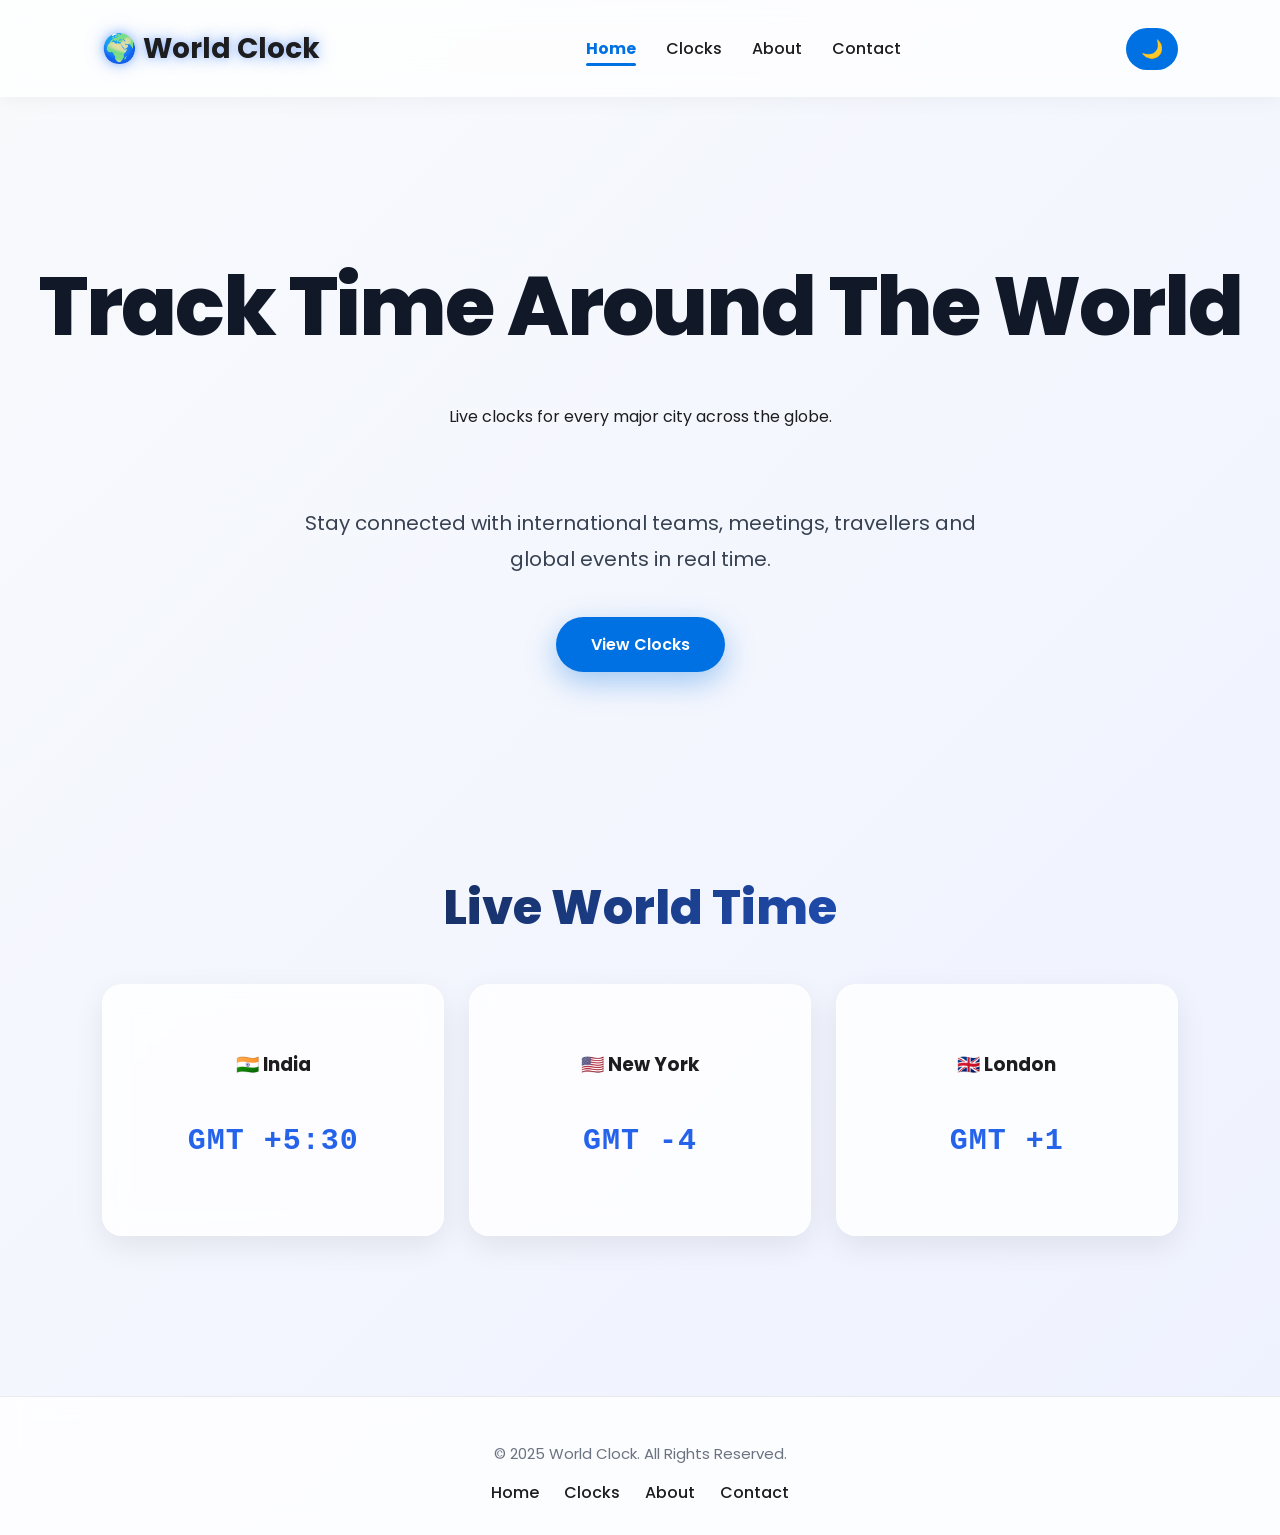
<file: index.html>
<!DOCTYPE html>
<html>
<head>
<title>World Clock</title>
<link rel="stylesheet" href="style.css">
<link href="https://fonts.googleapis.com/css2?family=Poppins:wght@300;400;600;700;800&display=swap" rel="stylesheet">
</head>
<body>

<nav>
<div class="logo">🌍 World Clock</div>

<ul>
<li><a href="index.html" class="active">Home</a></li>
<li><a href="clocks.html">Clocks</a></li>
<li><a href="about.html">About</a></li>
<li><a href="contact.html">Contact</a></li>
</ul>
  
<button id="theme-toggle">🌙</button>
</nav>

<section class="hero">

<h1>Track Time Around The World</h1>

<p class="tagline">
Live clocks for every major city across the globe.
</p>

<p class="hero-text">
Stay connected with international teams, meetings,
travellers and global events in real time.
</p>

<a href="clocks.html" class="btn">
View Clocks
</a>

</section>
<section class="clock-preview">

<h2>Live World Time</h2>

<div class="clock-grid">

<div class="clock-card">
<h3>🇮🇳 India</h3>
<p>GMT +5:30</p>
</div>

<div class="clock-card">
<h3>🇺🇸 New York</h3>
<p>GMT -4</p>
</div>

<div class="clock-card">
<h3>🇬🇧 London</h3>
<p>GMT +1</p>
</div>

</div>

</section>
  
<script src="script.js"></script>
<footer>
  <p>© 2025 World Clock. All Rights Reserved.</p>

  <div class="footer-links">
    <a href="index.html">Home</a>
    <a href="clocks.html">Clocks</a>
    <a href="about.html">About</a>
    <a href="contact.html">Contact</a>
  </div>
</footer>
  
</body>
</html>
</file>
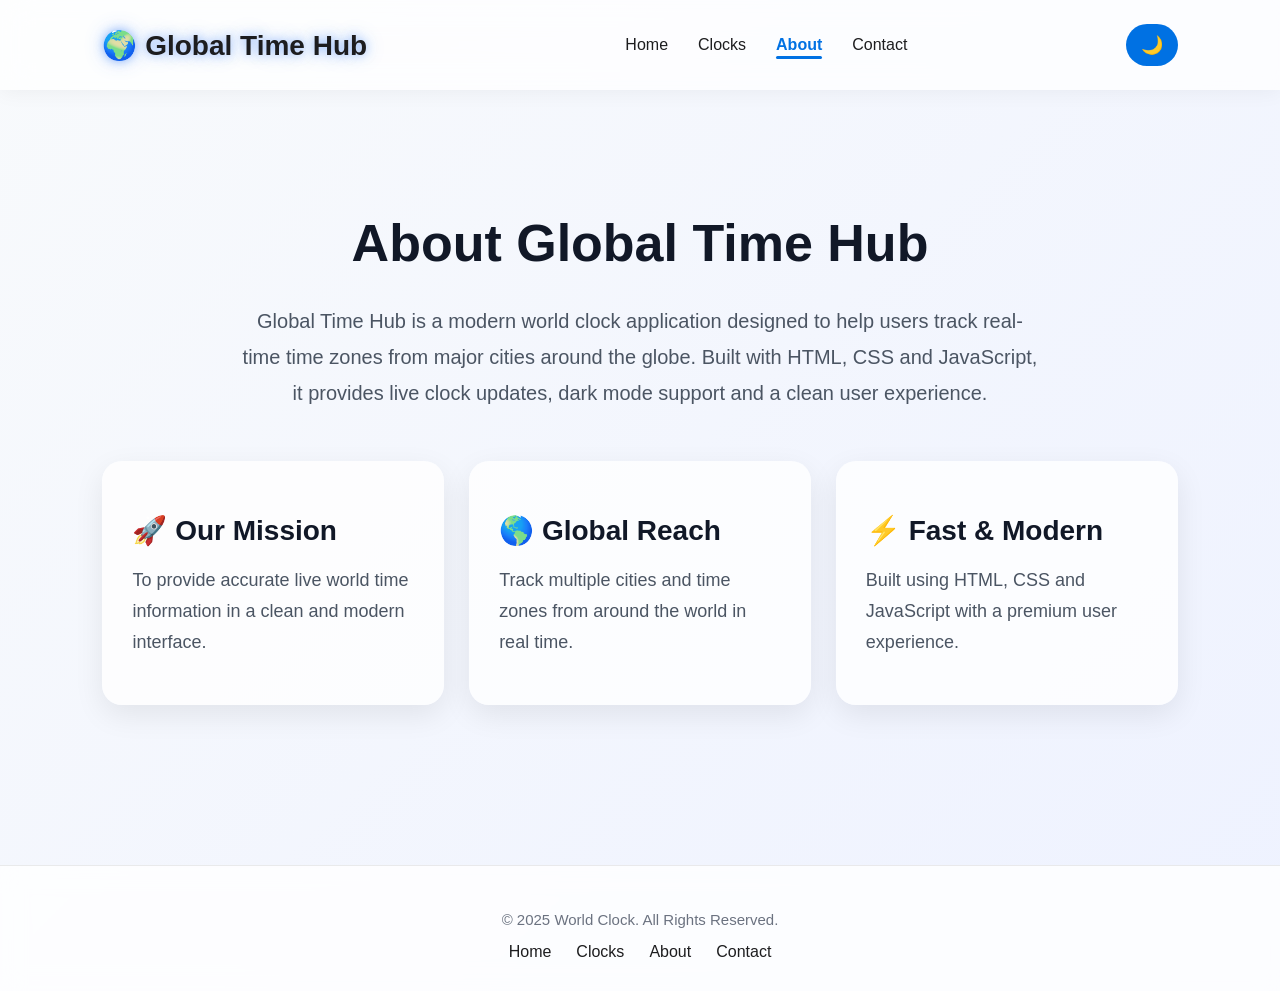
<file: about.html>
<!DOCTYPE html>
<html>
<head>
<title>About - Global Time Hub</title>
<link rel="stylesheet" href="style.css">
</head>
<body>

<nav>
<div class="logo">🌍 Global Time Hub</div>

<ul>
<li><a href="index.html">Home</a></li>
<li><a href="clocks.html">Clocks</a></li>
<li><a href="about.html" class="active">About</a></li>
<li><a href="contact.html">Contact</a></li>
</ul>

<button id="theme-toggle">🌙</button>
</nav>

<section class="about">

<h1>About Global Time Hub</h1>
<p class="about-text">
Global Time Hub is a modern world clock application designed to help users track real-time time zones from major cities around the globe. Built with HTML, CSS and JavaScript, it provides live clock updates, dark mode support and a clean user experience.
</p>
  
<div class="about-cards">

<div class="about-card">
<h2>🚀 Our Mission</h2>
<p>
To provide accurate live world time information in a clean and modern interface.
</p>
</div>

<div class="about-card">
<h2>🌎 Global Reach</h2>
<p>
Track multiple cities and time zones from around the world in real time.
</p>
</div>

<div class="about-card">
<h2>⚡ Fast & Modern</h2>
<p>
Built using HTML, CSS and JavaScript with a premium user experience.
</p>
</div>

</div>

</section>
<footer>
  <p>© 2025 World Clock. All Rights Reserved.</p>

  <div class="footer-links">
    <a href="index.html">Home</a>
    <a href="clocks.html">Clocks</a>
    <a href="about.html">About</a>
    <a href="contact.html">Contact</a>
  </div>
</footer>
  
<script src="script.js"></script>
  
</body>
</html>
</file>
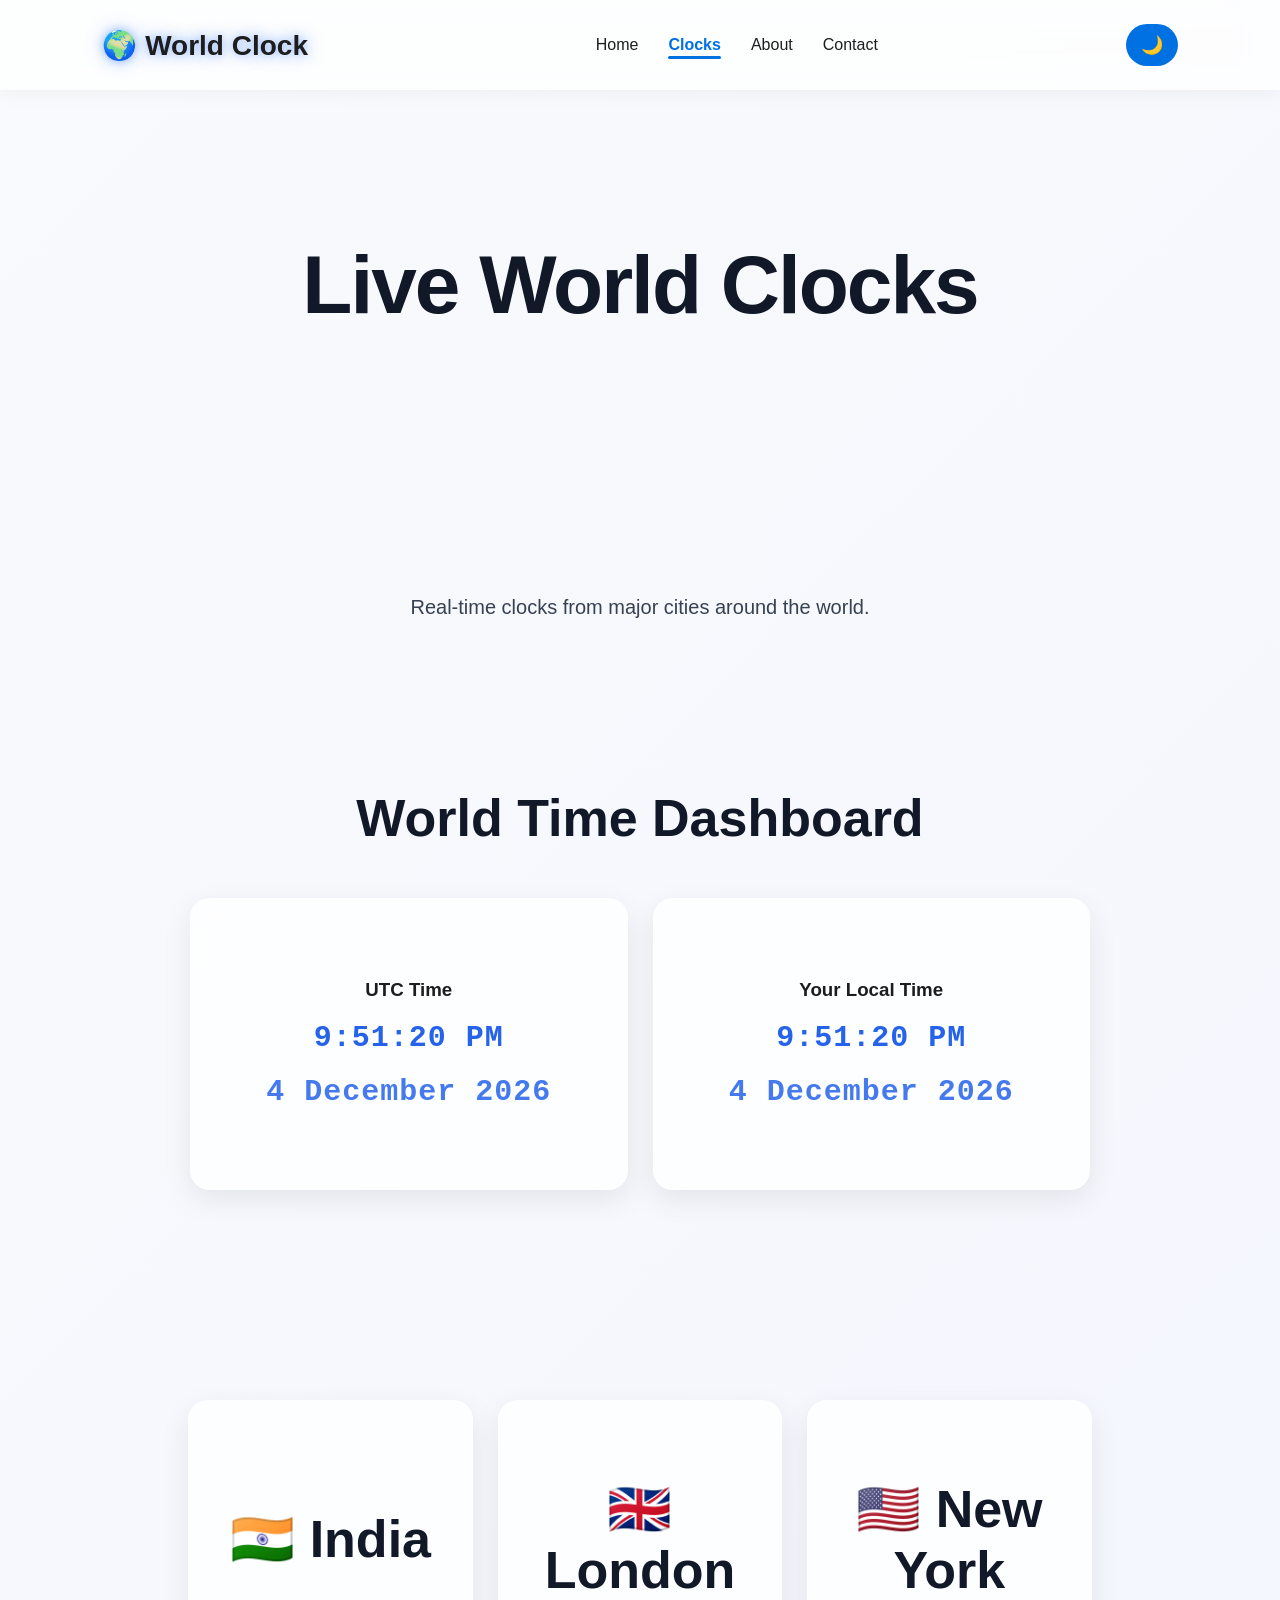
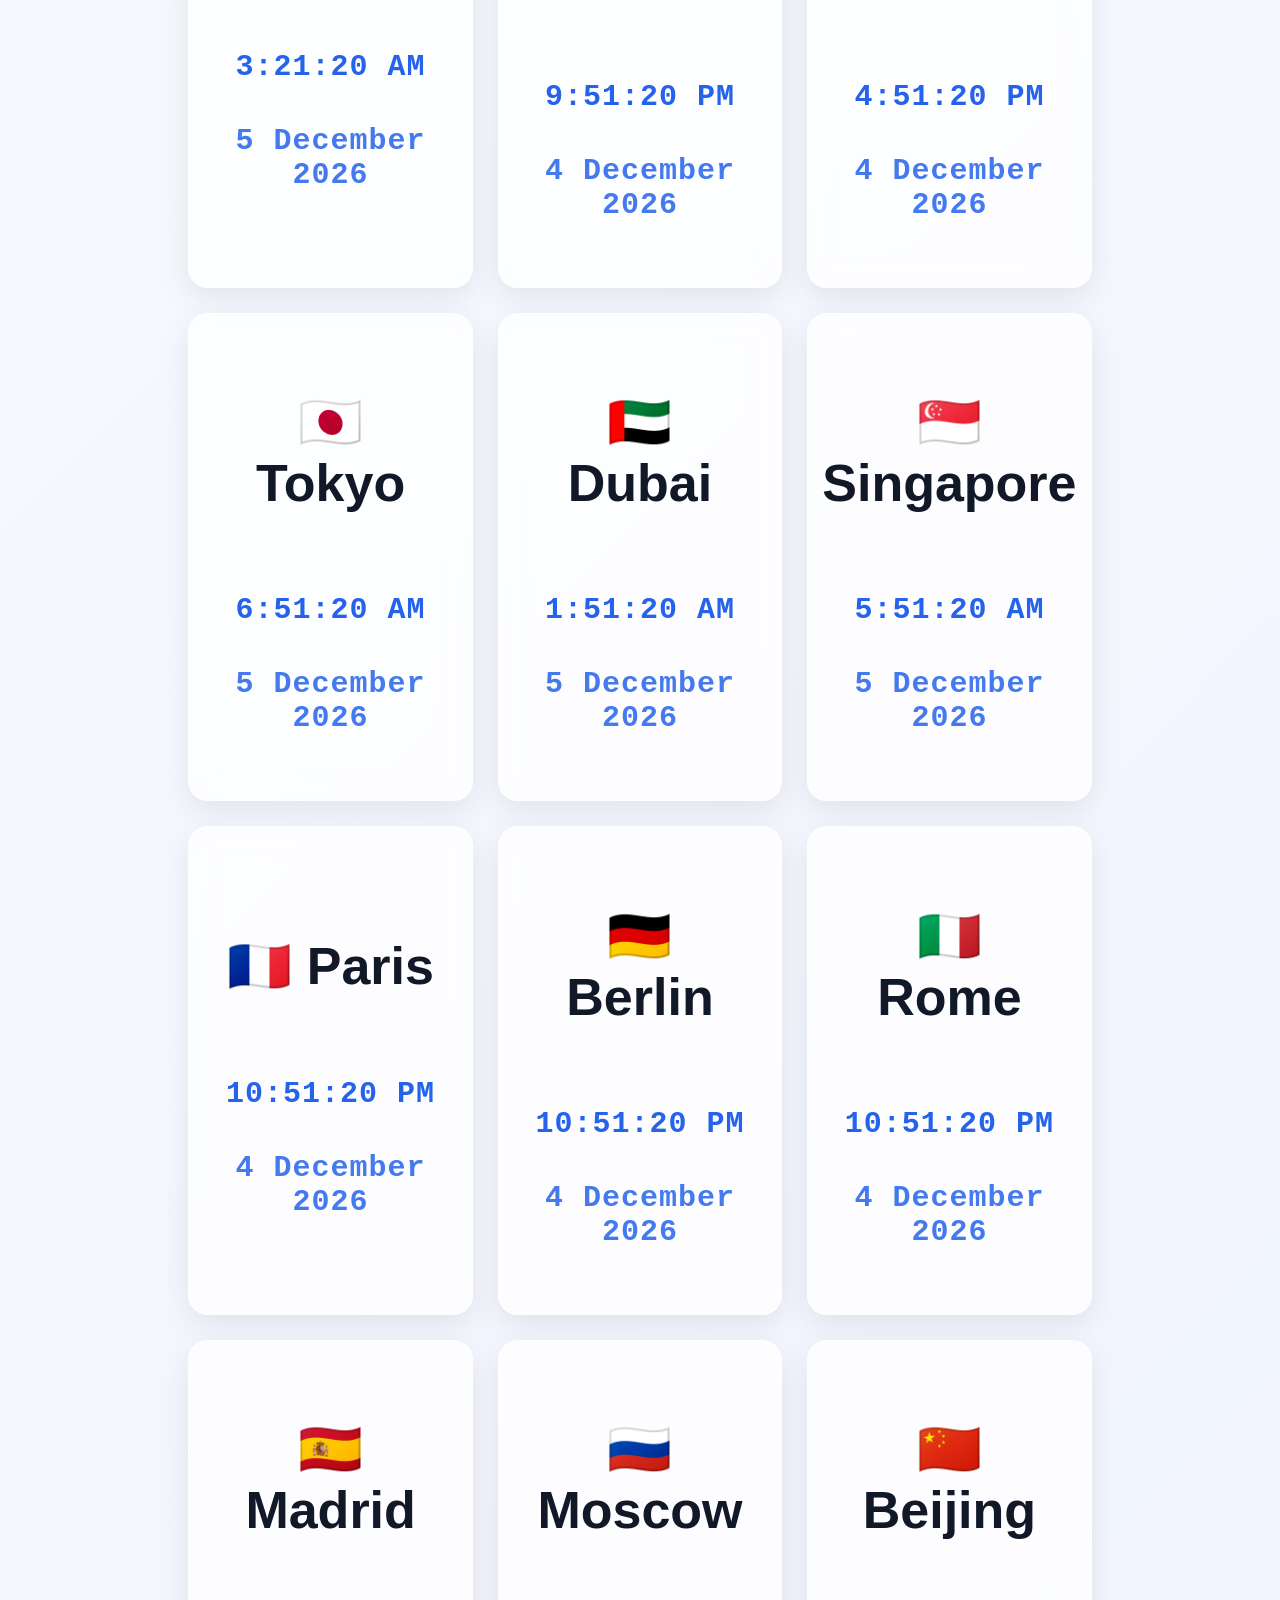
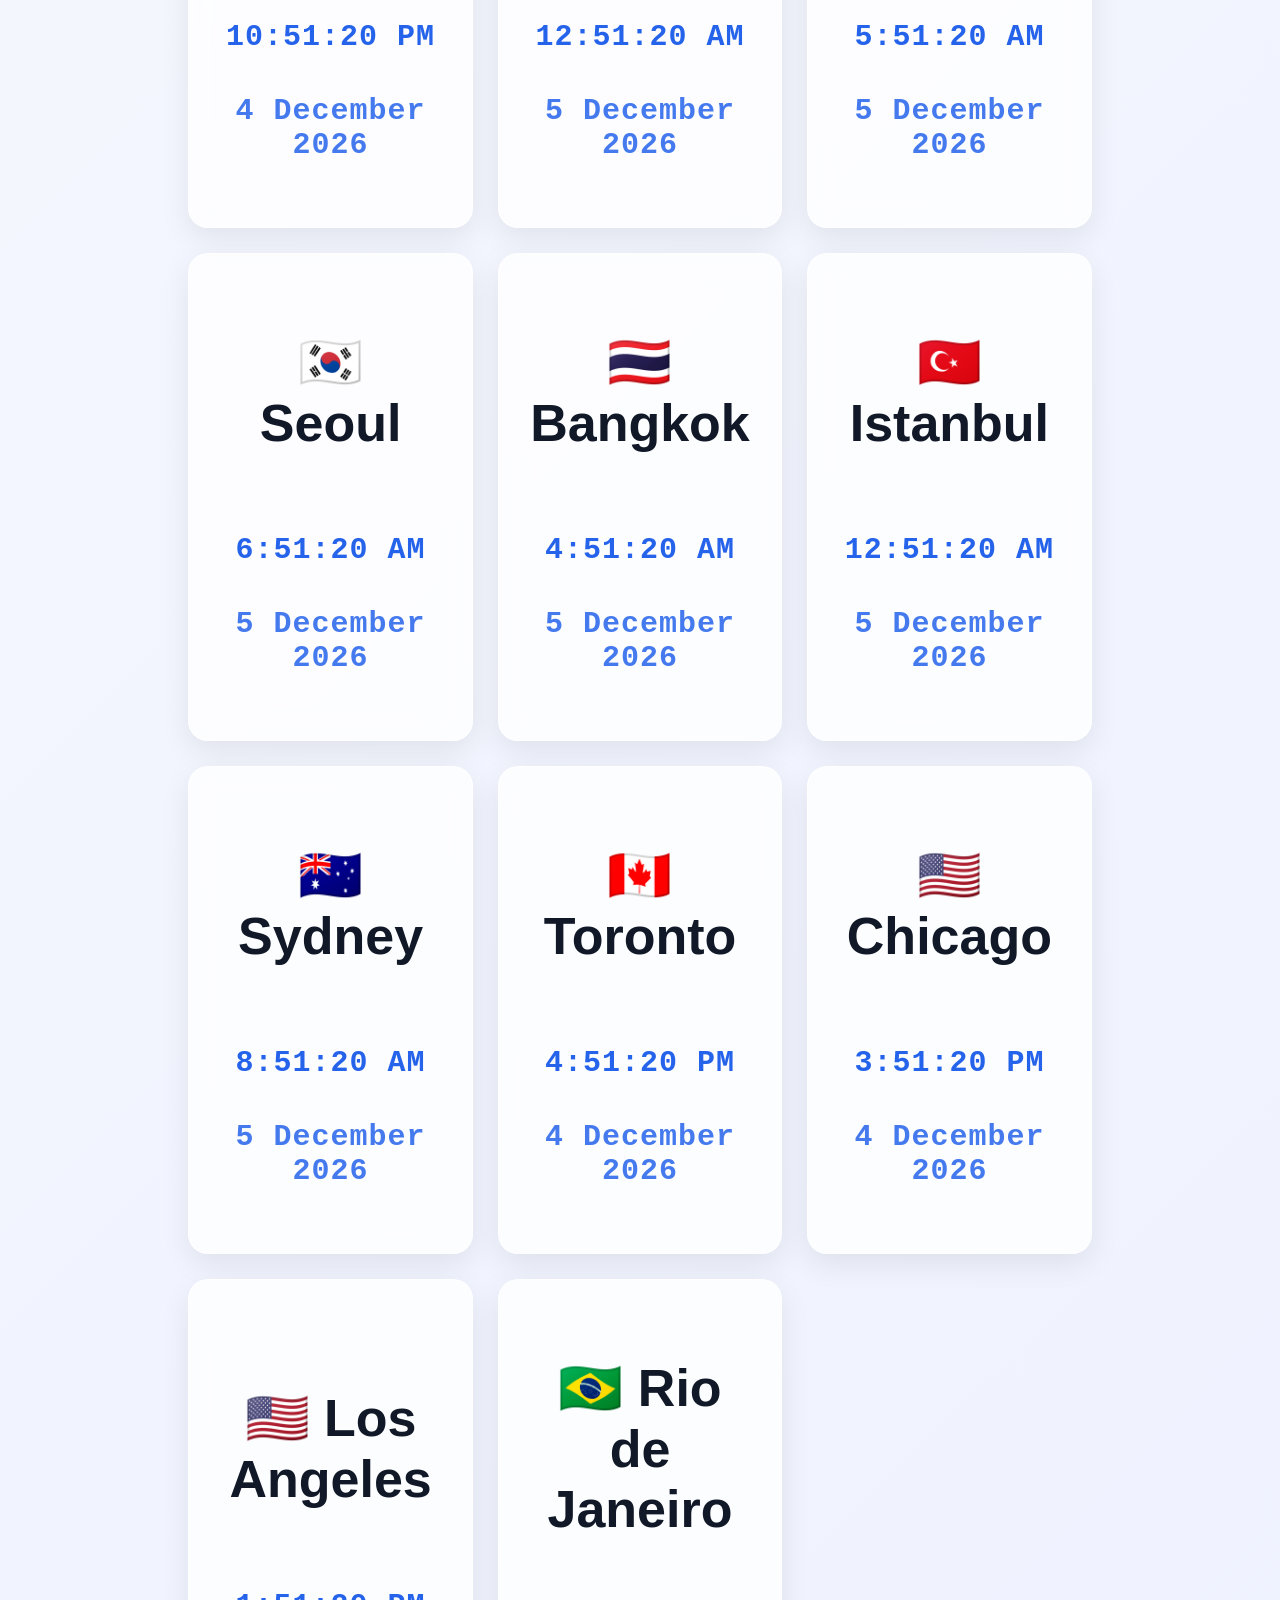
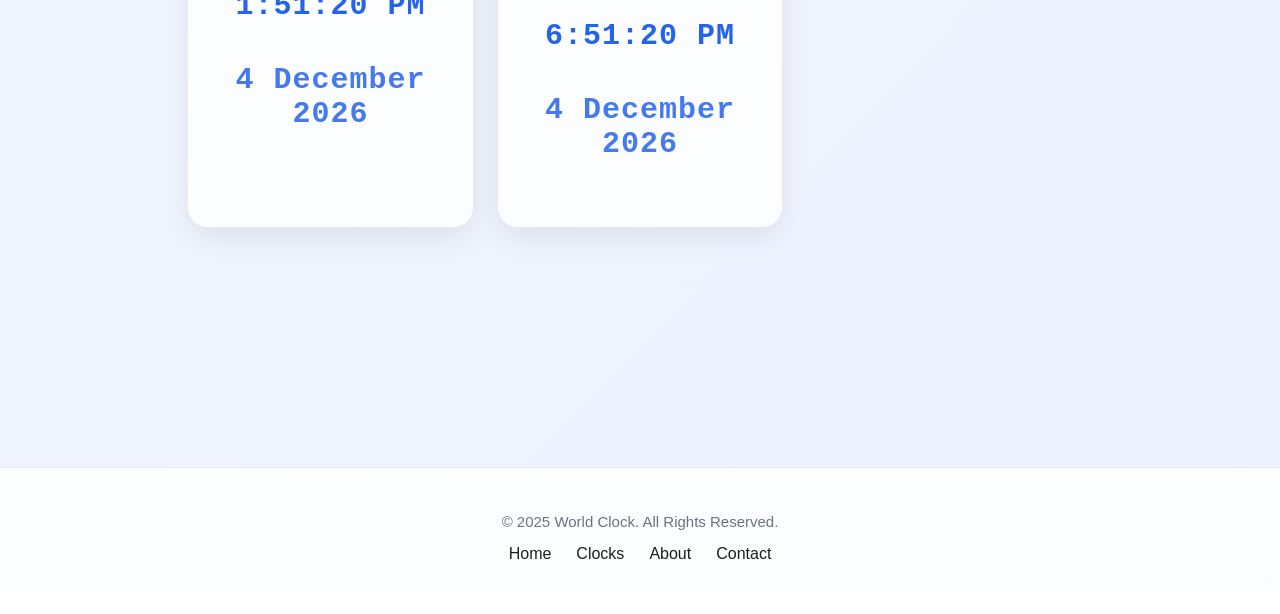
<file: clocks.html>
<!DOCTYPE html>
<html>
<head>
<title>World Clocks</title>
<link rel="stylesheet" href="style.css">
</head>
<body>

<nav>
<div class="logo">🌍 World Clock</div>

<ul>
<li><a href="index.html">Home</a></li>
<li><a href="clocks.html" class="active">Clocks</a></li>
<li><a href="about.html">About</a></li>
<li><a href="contact.html">Contact</a></li>
</ul>

<button id="theme-toggle">🌙</button>
</nav>
  
<section class="hero">
    <h1>Live World Clocks</h1>

    <p class="hero-text">
        Real-time clocks from major cities around the world.
    </p>
</section>
  
<section class="clock-dashboard">

<h2>World Time Dashboard</h2>

<div class="time-info">

<div class="clock-card">
<h3>UTC Time</h3>
<p id="utc"></p>
<p class="date" id="utc-date"></p>
</div>

<div class="clock-card">
<h3>Your Local Time</h3>
<p id="local"></p>
<p class="date" id="local-date"></p>
</div>

</div>

<div class="clock-container">
  
<div class="clock-container" id="clock-container">
  
</div>
  
</section>
  
<script src="script.js"></script>
<footer>
  <p>© 2025 World Clock. All Rights Reserved.</p>

  <div class="footer-links">
    <a href="index.html">Home</a>
    <a href="clocks.html">Clocks</a>
    <a href="about.html">About</a>
    <a href="contact.html">Contact</a>
  </div>
</footer>
  
</body>
</html>
</file>
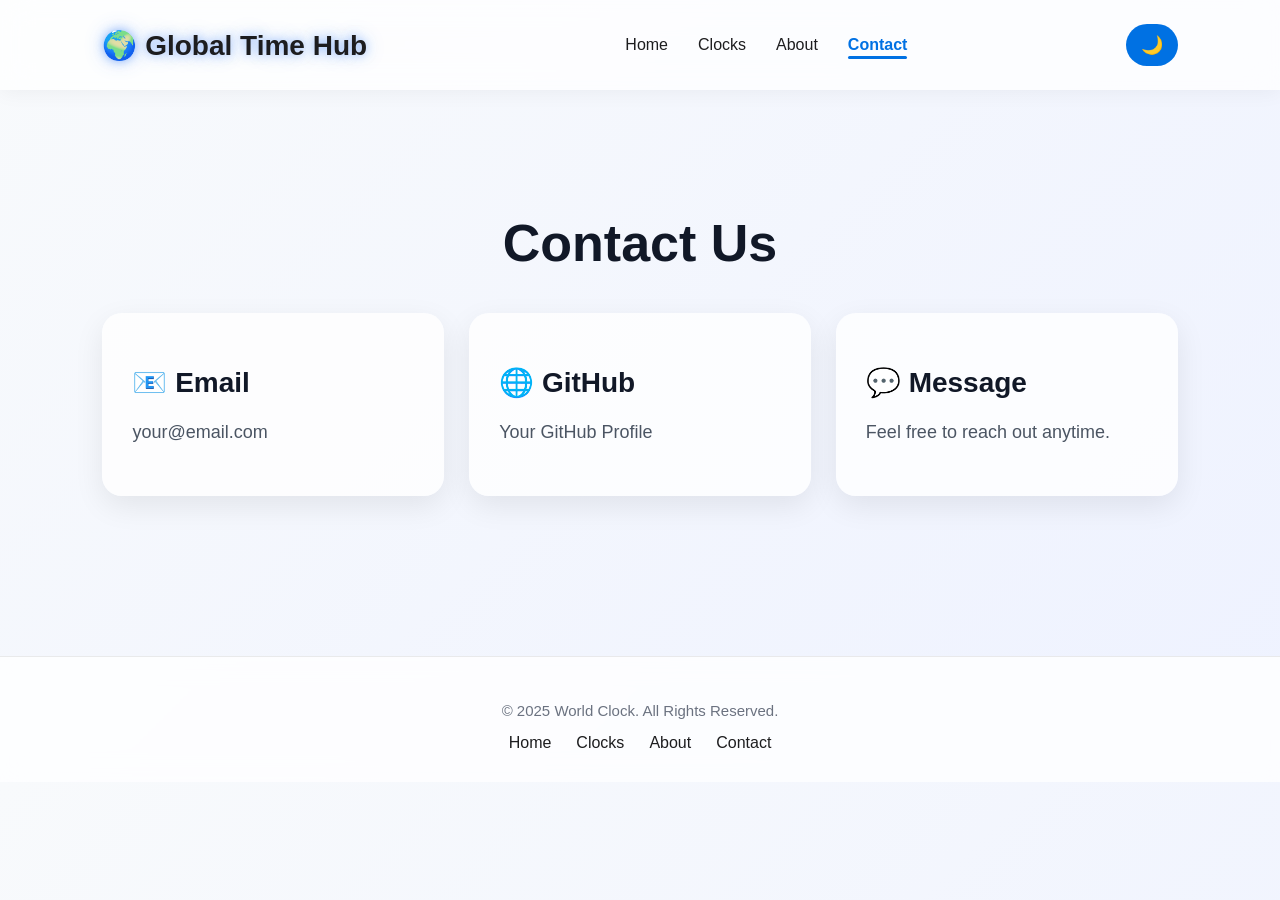
<file: contact.html>
<!DOCTYPE html>
<html>
<head>
<title>Contact - Global Time Hub</title>
<link rel="stylesheet" href="style.css">
</head>
<body>

<nav>
<div class="logo">🌍 Global Time Hub</div>

<ul>
<li><a href="index.html">Home</a></li>
<li><a href="clocks.html">Clocks</a></li>
<li><a href="about.html">About</a></li>
<li><a href="contact.html" class="active">Contact</a></li>
</ul>

<button id="theme-toggle">🌙</button>
</nav>

<section class="about">

<h1>Contact Us</h1>

<div class="about-cards">

<div class="about-card">
<h2>📧 Email</h2>
<p>your@email.com</p>
</div>

<div class="about-card">
<h2>🌐 GitHub</h2>
<p>Your GitHub Profile</p>
</div>

<div class="about-card">
<h2>💬 Message</h2>
<p>Feel free to reach out anytime.</p>
</div>

</div>

</section>
<footer>
  <p>© 2025 World Clock. All Rights Reserved.</p>

  <div class="footer-links">
    <a href="index.html">Home</a>
    <a href="clocks.html">Clocks</a>
    <a href="about.html">About</a>
    <a href="contact.html">Contact</a>
  </div>
</footer>
  
<script src="script.js"></script>
  
</body>
</html>
</file>
<file: style.css>
html{
    scroll-behavior:smooth;
}

body{
margin:0;
font-family:'Poppins',sans-serif;
background:linear-gradient(135deg,#f8fafc,#eef2ff);
color:#1d1d1f;
}

nav{
display:flex;
justify-content:space-between;
align-items:center;
padding:20px 8%;
background:rgba(255,255,255,.75);
backdrop-filter:blur(15px);
box-shadow:
0 2px 20px rgba(0,0,0,.05);

position:sticky;
top:0;
z-index:1000;
}

.logo{
font-size:28px;
font-weight:700;
color:#1d1d1f;

text-shadow:
0 0 10px rgba(59,130,246,.5),
0 0 20px rgba(59,130,246,.3);
}

ul{
display:flex;
gap:30px;
list-style:none;
}

ul a{
text-decoration:none;
color:#1d1d1f;
font-weight:500;
}

ul a:hover{
color:#0071e3;
transition:.3s;
}

.active{
color:#0071e3 !important;
font-weight:700;
position:relative;
}

.active::after{
content:"";
position:absolute;
left:0;
bottom:-6px;
width:100%;
height:3px;
background:#0071e3;
border-radius:10px;
}

.hero{
padding:80px 20px;
text-align:center;
min-height:55vh;
display:flex;
flex-direction:column;
justify-content:center;
align-items:center;
}

.hero h1{
font-size:82px;
font-weight:800;
margin-bottom:20px;
letter-spacing:-2px;
color:#111827;
}

background:linear-gradient(135deg,#111827,#2563eb);
-webkit-background-clip:text;
-webkit-text-fill-color:transparent;
}

.tagline{
font-size:28px;
color:#38bdf8;
font-weight:600;
margin-bottom:20px;
}

.hero-text{
max-width:700px;
margin:auto;
font-size:20px;
line-height:1.8;
color:#374151;
margin-bottom:40px;
}

.btn{
display:inline-block;

padding:15px 35px;

background:#0071e3;

color:white;

border-radius:50px;

text-decoration:none;

font-weight:600;
  
box-shadow:0 10px 30px rgba(0,113,227,.35);

transition:.3s;
}

.btn:hover{
transform:scale(1.08);
box-shadow:0 10px 30px rgba(0,113,227,.4);
}

.clock-preview{
padding:80px 8%;
text-align:center;
}

.clock-preview h2{
font-size:48px;
font-weight:800;
background:linear-gradient(135deg,#111827,#2563eb);
-webkit-background-clip:text;
-webkit-text-fill-color:transparent;
}

.clock-grid{
display:grid;
grid-template-columns:repeat(auto-fit,minmax(250px,1fr));
gap:25px;
}

.clock-card{
background:rgba(255,255,255,.8);
backdrop-filter:blur(12px);
padding:35px;
min-height:180px;
display:flex;
flex-direction:column;
justify-content:center;
align-items:center;
text-align:center;
border-radius:20px;
box-shadow:0 10px 30px rgba(0,0,0,.08);
transition:all .3s ease;
border:1px solid rgba(255,255,255,.5);
}

.clock-card:hover{
transform:translateY(-10px) scale(1.03);
box-shadow:0 20px 40px rgba(37,99,235,.25);
}

.clock-card h3{
margin-bottom:15px;
}

.clock-card p{
font-size:30px;
font-weight:700;
color:#2563eb;
letter-spacing:1px;
font-family:monospace;
}

.clock-container{
padding:80px 8%;
display:grid;
grid-template-columns:repeat(auto-fit,minmax(250px,1fr));
gap:25px;
}

.time-info{
display:grid;
grid-template-columns:repeat(2,1fr);
gap:25px;
max-width:900px;
margin:0 auto 50px;
}

.time-info .clock-card{
display:flex;
flex-direction:column;
justify-content:center;
align-items:center;
text-align:center;
min-height:220px;
}

.time-info .clock-card h3,
.time-info .clock-card p{
width:100%;
text-align:center;
margin:10px 0;
}

.clock-dashboard h2{
text-align:center;
font-size:52px;
font-weight:800;
margin-bottom:50px;
color:#111827;
}

footer{
background:rgba(255,255,255,.8);
backdrop-filter:blur(12px);
padding:30px 20px;
text-align:center;
margin-top:80px;
border-top:1px solid rgba(0,0,0,.08);
}

footer p{
margin-bottom:15px;
font-size:15px;
color:#6b7280;
}

.footer-links{
display:flex;
justify-content:center;
gap:25px;
flex-wrap:wrap;
}

.footer-links a{
text-decoration:none;
color:#1d1d1f;
font-weight:500;
transition:.3s;
}

.footer-links a:hover{
color:#0071e3;
}

#theme-toggle{
padding:10px 15px;
border:none;
border-radius:50px;
cursor:pointer;
font-size:18px;
background:#0071e3;
color:white;
transition:.3s;
}

#theme-toggle:hover{
transform:scale(1.08);
}

.dark-mode{
background:#0f172a;
color:#f8fafc;
}

.dark-mode nav{
background:rgba(15,23,42,.9);
}

.dark-mode .clock-card{
background:rgba(30,41,59,.8);
border:1px solid rgba(255,255,255,.1);
}

.dark-mode .hero-text,
.dark-mode footer p{
color:#cbd5e1;
}

.dark-mode ul a{
color:#f8fafc;
}

.dark-mode .hero h1{
color:white;
background:none;
-webkit-text-fill-color:white;
}

.dark-mode .clock-dashboard h2{
color:white;
}

.dark-mode .logo{
color:#ffffff !important;
text-shadow:
0 0 10px rgba(96,165,250,.8),
0 0 20px rgba(96,165,250,.5);
}

.dark-mode footer{
background:rgba(15,23,42,.9);
border-top:1px solid rgba(255,255,255,.1);
}

.dark-mode footer p{
color:#f8fafc !important;
}

.dark-mode .footer-links a{
color:#f8fafc !important;
}

.dark-mode .footer-links a:hover{
color:#60a5fa !important;
}

.date{
font-size:16px;
font-weight:500;
opacity:.85;
margin-top:10px;
}

.dark-mode .date{
color:#cbd5e1;
}

.about{
padding:80px 8%;
}

.about h1{
text-align:center;
font-size:52px;
font-weight:800;
margin-bottom:30px;
color:#111827;
}

.about-text{
text-align:center;
max-width:800px;
margin:0 auto 50px;
font-size:20px;
line-height:1.8;
color:#4b5563;
}

.about-cards{
display:grid;
grid-template-columns:repeat(auto-fit,minmax(300px,1fr));
gap:25px;
margin-top:40px;
}

.about-card{
background:rgba(255,255,255,.8);
padding:30px;
border-radius:20px;
box-shadow:0 10px 30px rgba(0,0,0,.08);
transition:.3s;
}

.about-card:hover{
transform:translateY(-10px);
box-shadow:0 20px 50px rgba(0,0,0,.2);
}

.about-card h2{
margin-bottom:15px;
font-size:28px;
color:#111827;
}

.about-card p{
font-size:18px;
line-height:1.7;
color:#4b5563;
}

.dark-mode .about h1{
color:white;
}

.dark-mode .about-text{
color:#cbd5e1;
}

.dark-mode .about-card{
background:rgba(30,41,59,.8);
border:1px solid rgba(255,255,255,.1);
}

.dark-mode .about-card h2{
color:white;
}

.dark-mode .about-card p{
color:#cbd5e1;
}
</file>
